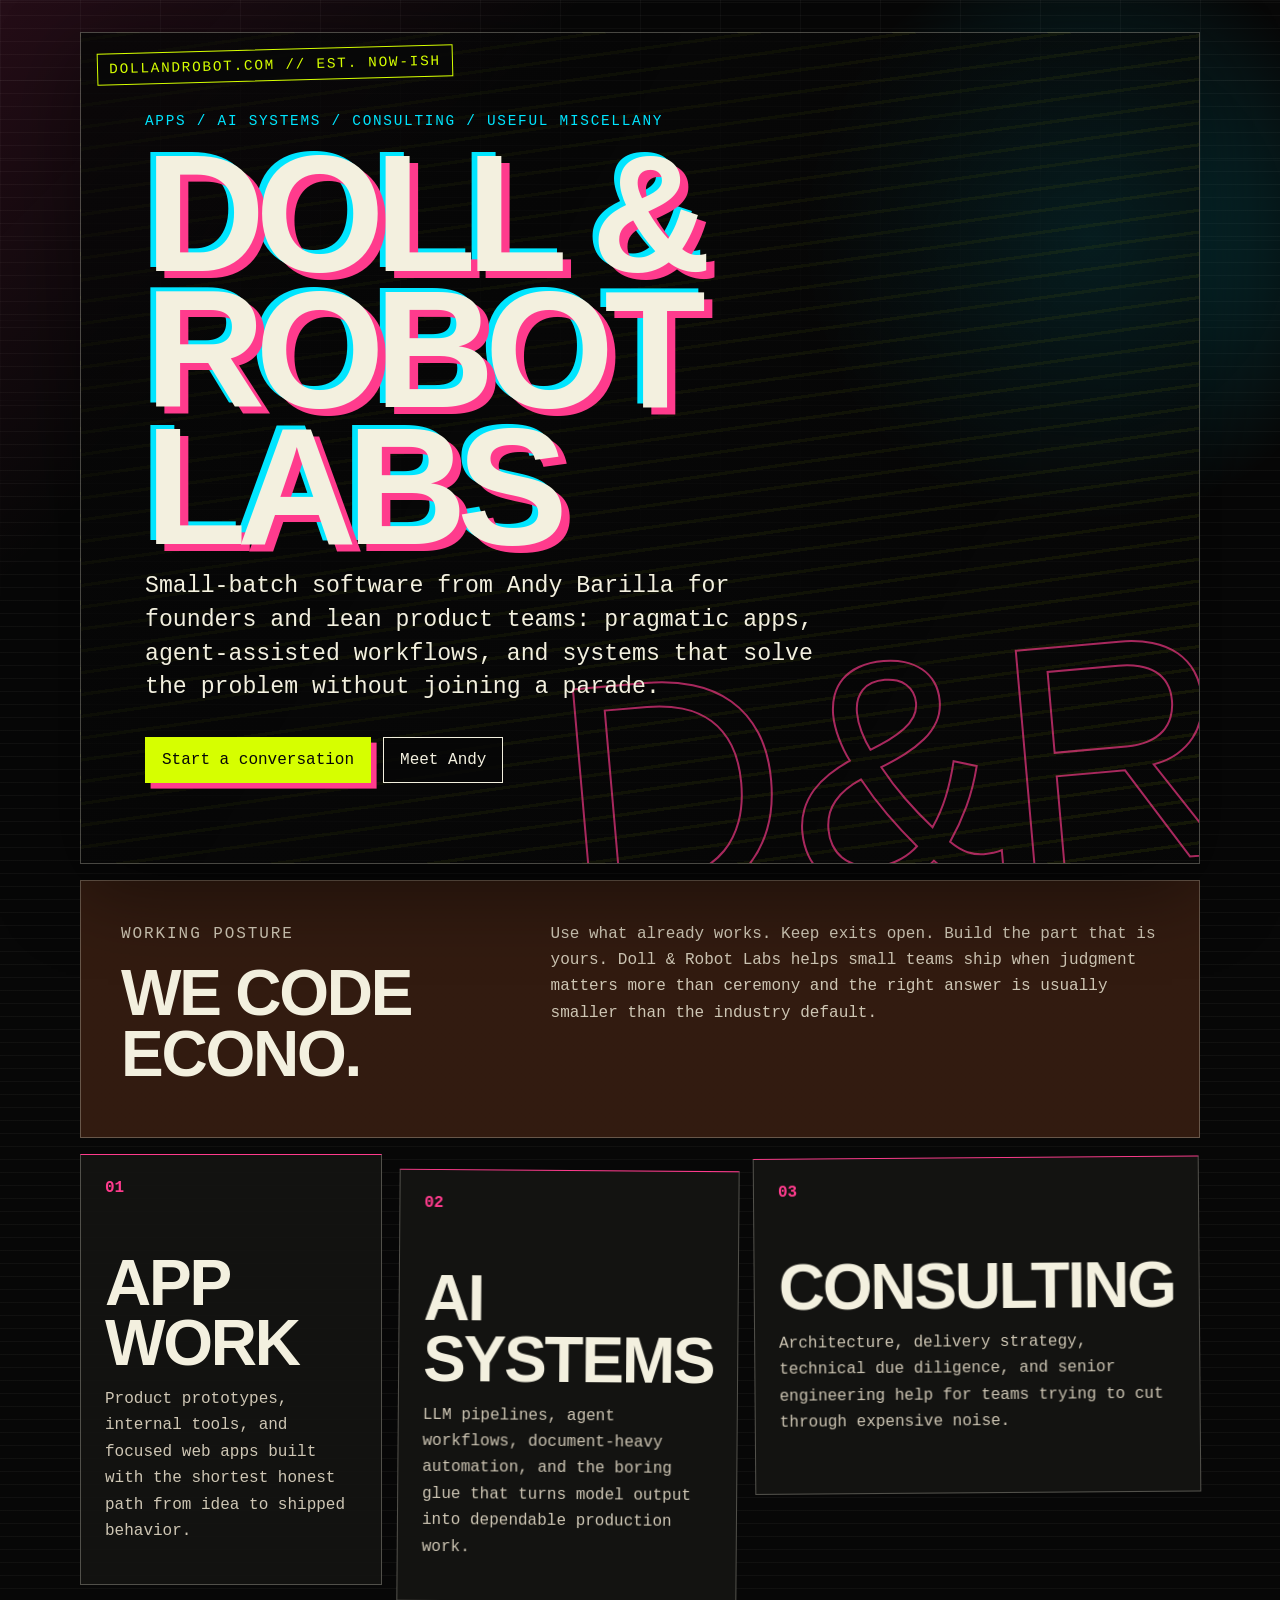
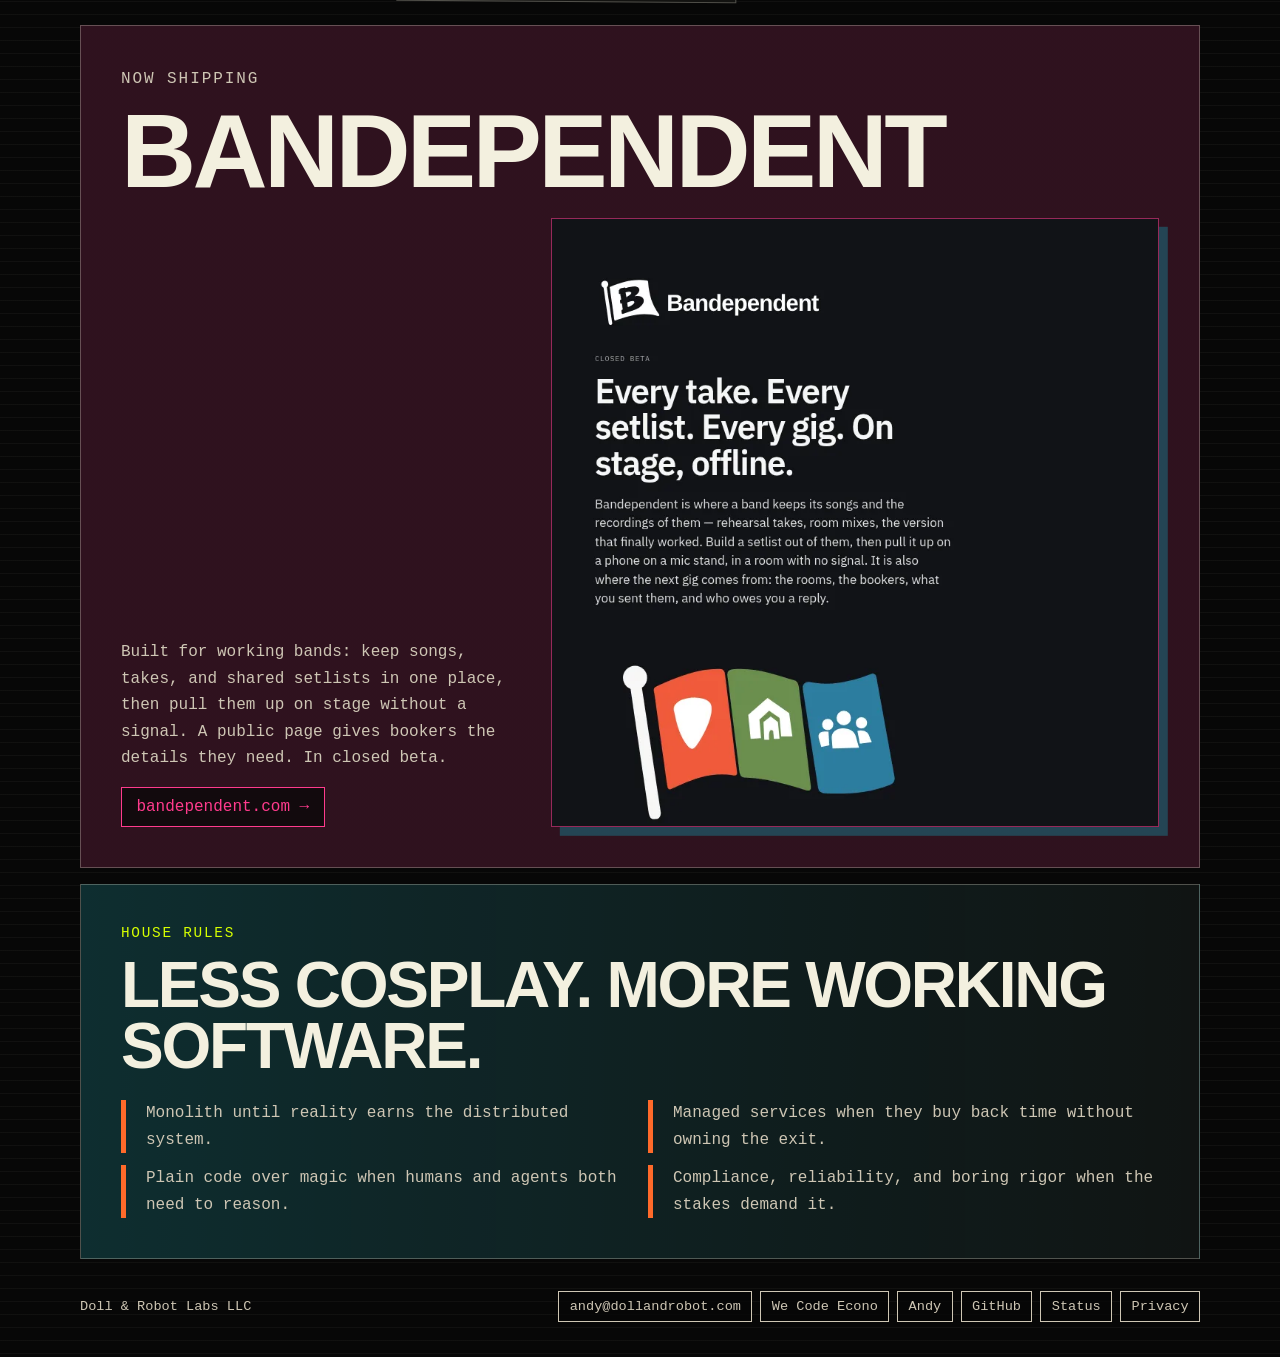
<file: index.html>
<!doctype html>
<html lang="en">
  <head>
    <meta charset="utf-8" />
    <meta name="viewport" content="width=device-width, initial-scale=1" />
    <meta
      name="description"
      content="Doll & Robot Labs LLC builds apps, AI systems, and pragmatic software for teams that need useful work over ceremony."
    />
    <title>Doll &amp; Robot Labs LLC</title>
    <link rel="stylesheet" href="styles.css" />
  </head>
  <body>
    <main class="shell">
      <header class="hero" aria-labelledby="site-title">
        <div class="stamp">dollandrobot.com // est. now-ish</div>
        <p class="kicker">Apps / AI systems / consulting / useful miscellany</p>
        <h1 id="site-title">Doll &amp; Robot Labs</h1>
        <p class="lede">
          Small-batch software from Andy Barilla for founders and lean product
          teams: pragmatic apps, agent-assisted workflows, and systems that solve
          the problem without joining a parade.
        </p>
        <div class="actions" aria-label="Primary links">
          <a href="mailto:andy@dollandrobot.com">Start a conversation</a>
          <a href="andy.html">Meet Andy</a>
        </div>
      </header>

      <section class="manifesto" aria-labelledby="manifesto-title">
        <div>
          <p class="section-label">working posture</p>
          <h2 id="manifesto-title">We code econo.</h2>
        </div>
        <p>
          Use what already works. Keep exits open. Build the part that is yours.
          Doll &amp; Robot Labs helps small teams ship when judgment matters more
          than ceremony and the right answer is usually smaller than the industry
          default.
        </p>
      </section>

      <section class="grid" aria-label="What Doll and Robot Labs does">
        <article>
          <span>01</span>
          <h2>App Work</h2>
          <p>
            Product prototypes, internal tools, and focused web apps built with
            the shortest honest path from idea to shipped behavior.
          </p>
        </article>
        <article>
          <span>02</span>
          <h2>AI Systems</h2>
          <p>
            LLM pipelines, agent workflows, document-heavy automation, and the
            boring glue that turns model output into dependable production work.
          </p>
        </article>
        <article>
          <span>03</span>
          <h2>Consulting</h2>
          <p>
            Architecture, delivery strategy, technical due diligence, and senior
            engineering help for teams trying to cut through expensive noise.
          </p>
        </article>
      </section>

      <section class="product" aria-labelledby="product-title">
        <header class="product-heading">
          <p class="section-label">now shipping</p>
          <h2 id="product-title">Bandependent</h2>
        </header>
        <div class="product-copy">
          <p>
            Built for working bands: keep songs, takes, and shared setlists in one
            place, then pull them up on stage without a signal. A public page gives
            bookers the details they need. In closed beta.
          </p>
          <a href="https://bandependent.com/">bandependent.com &rarr;</a>
        </div>
        <a
          class="product-preview"
          href="https://bandependent.com/"
          aria-label="Visit the Bandependent website"
        >
          <img
            src="assets/bandependent-preview.webp"
            alt="Bandependent product preview: Every take. Every setlist. Every gig. On stage, offline."
            width="820"
            height="820"
            loading="lazy"
          />
        </a>
      </section>

      <section class="signal" aria-labelledby="signal-title">
        <p class="section-label">house rules</p>
        <h2 id="signal-title">Less cosplay. More working software.</h2>
        <ul>
          <li>Monolith until reality earns the distributed system.</li>
          <li>Managed services when they buy back time without owning the exit.</li>
          <li>Plain code over magic when humans and agents both need to reason.</li>
          <li>Compliance, reliability, and boring rigor when the stakes demand it.</li>
        </ul>
      </section>

      <footer>
        <p>Doll &amp; Robot Labs LLC</p>
        <nav aria-label="Footer links">
          <a href="mailto:andy@dollandrobot.com">andy@dollandrobot.com</a>
          <a href="https://andybarilla.substack.com/p/we-code-econo">We Code Econo</a>
          <a href="andy.html">Andy</a>
          <a href="https://github.com/andybarilla">GitHub</a>
          <a href="https://status.dollandrobot.com/">Status</a>
          <a href="privacy.html">Privacy</a>
        </nav>
      </footer>
    </main>
  </body>
</html>
</file>
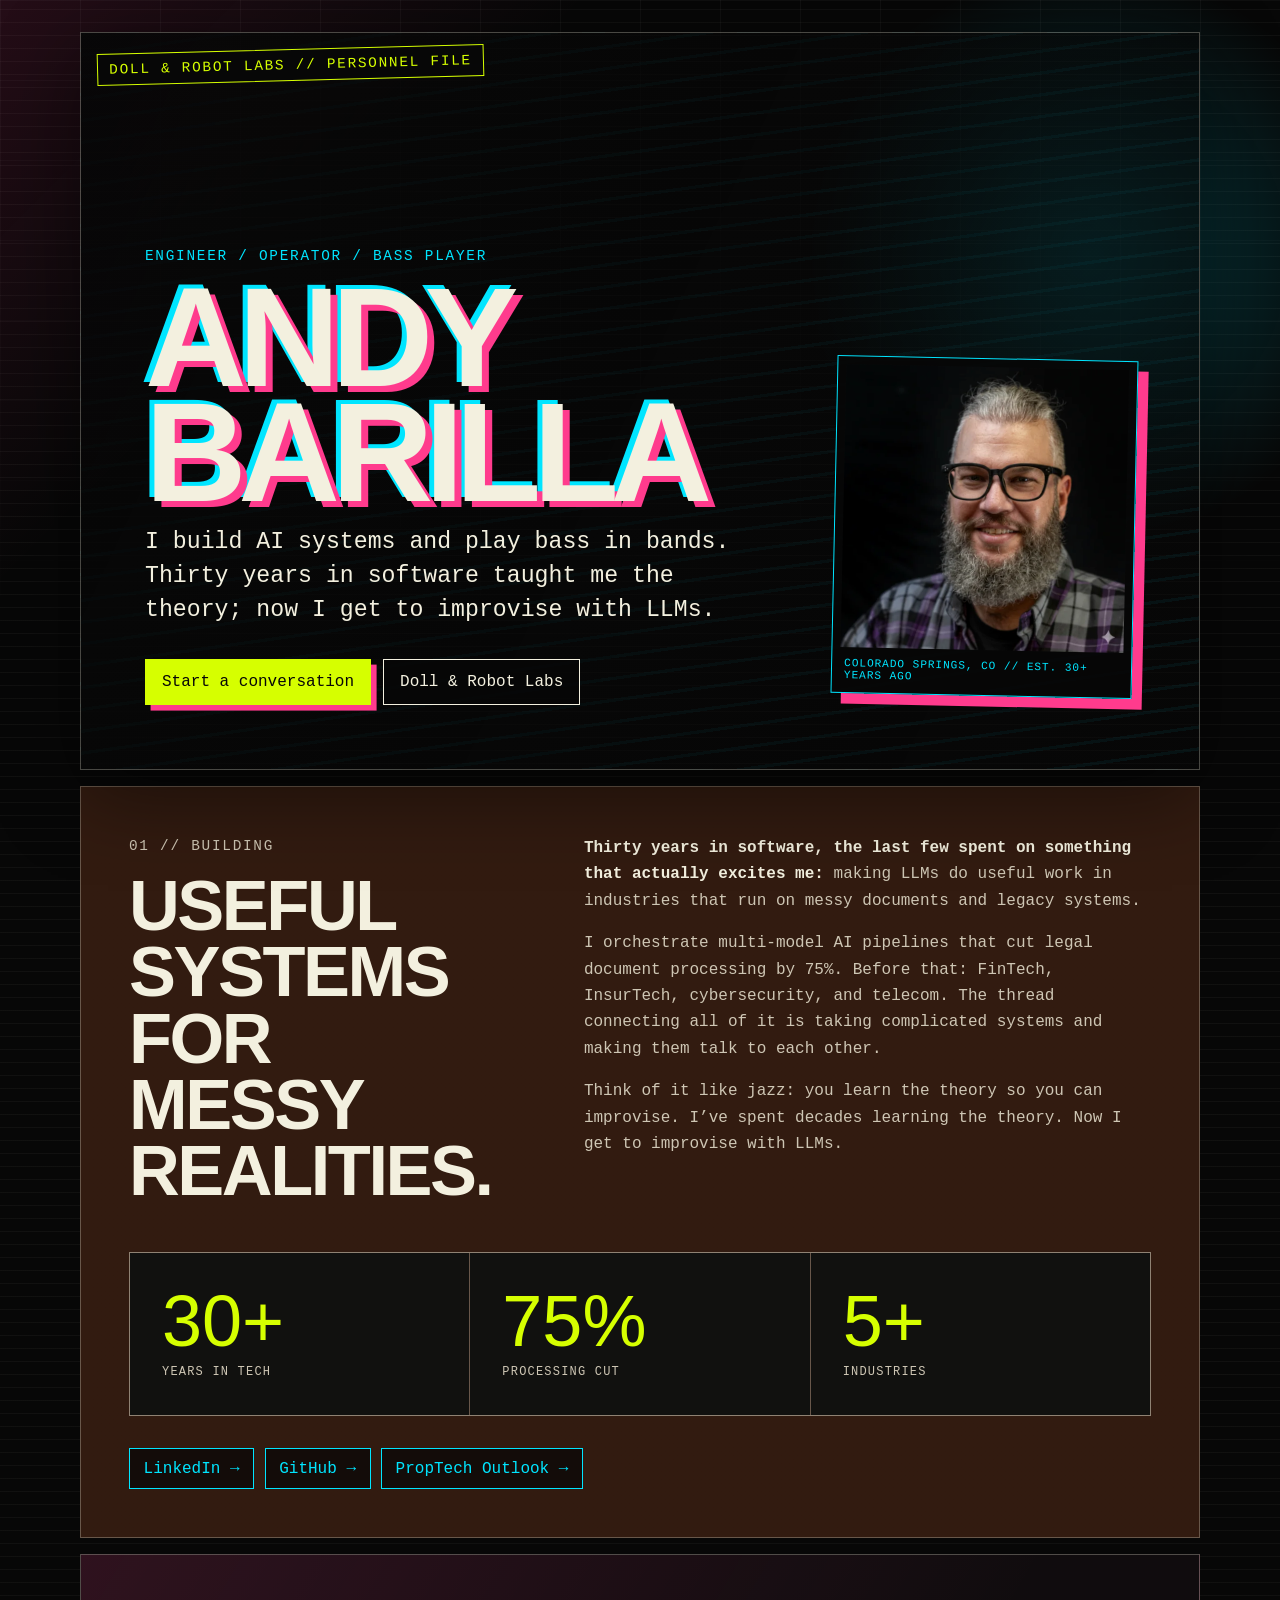
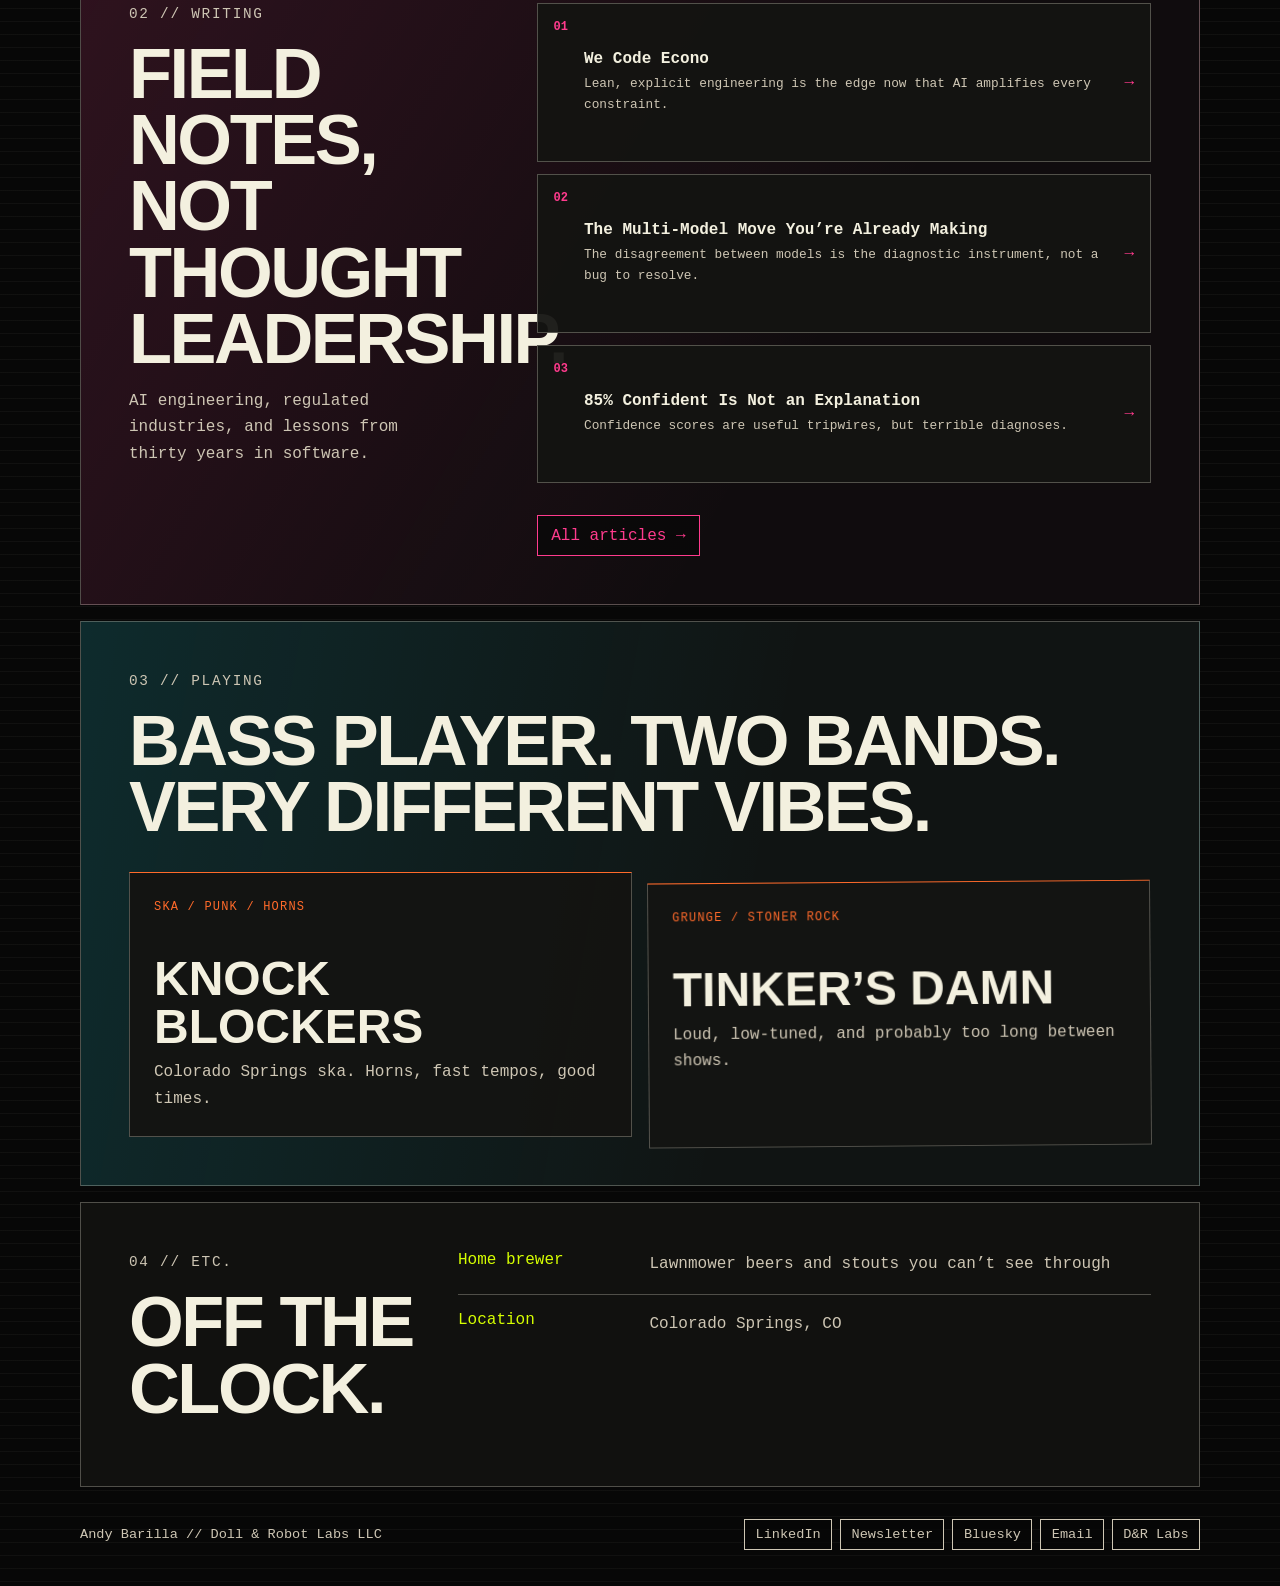
<file: andy.html>
<!doctype html>
<html lang="en">
  <head>
    <meta charset="utf-8" />
    <meta name="viewport" content="width=device-width, initial-scale=1" />
    <meta
      name="description"
      content="Andy Barilla builds practical AI systems, writes about software engineering, and runs Doll & Robot Labs."
    />
    <title>Andy Barilla // Doll &amp; Robot Labs</title>
    <link rel="stylesheet" href="styles.css" />
  </head>
  <body>
    <main class="shell profile-page">
      <header class="profile-hero" aria-labelledby="profile-title">
        <a class="stamp" href="index.html">doll &amp; robot labs // personnel file</a>
        <div class="profile-intro">
          <p class="kicker">Engineer / operator / bass player</p>
          <h1 id="profile-title">Andy Barilla</h1>
          <p class="lede">
            I build AI systems and play bass in bands. Thirty years in software
            taught me the theory; now I get to improvise with LLMs.
          </p>
          <div class="actions" aria-label="Andy Barilla links">
            <a href="mailto:andy@dollandrobot.com">Start a conversation</a>
            <a href="index.html">Doll &amp; Robot Labs</a>
          </div>
        </div>
        <figure class="profile-photo-frame">
          <img
            src="assets/andy-barilla.webp"
            alt="Andy Barilla"
            width="640"
            height="640"
          />
          <figcaption>Colorado Springs, CO // est. 30+ years ago</figcaption>
        </figure>
      </header>

      <section class="profile-building" aria-labelledby="building-title">
        <div>
          <p class="section-label">01 // building</p>
          <h2 id="building-title">Useful systems for messy realities.</h2>
        </div>
        <div class="profile-prose">
          <p>
            <strong>Thirty years in software, the last few spent on something
            that actually excites me:</strong> making LLMs do useful work in
            industries that run on messy documents and legacy systems.
          </p>
          <p>
            I orchestrate multi-model AI pipelines that cut legal document
            processing by 75%. Before that: FinTech, InsurTech, cybersecurity,
            and telecom. The thread connecting all of it is taking complicated
            systems and making them talk to each other.
          </p>
          <p>
            Think of it like jazz: you learn the theory so you can improvise.
            I&rsquo;ve spent decades learning the theory. Now I get to improvise
            with LLMs.
          </p>
        </div>
        <dl class="profile-stats" aria-label="Career highlights">
          <div>
            <dt>30+</dt>
            <dd>years in tech</dd>
          </div>
          <div>
            <dt>75%</dt>
            <dd>processing cut</dd>
          </div>
          <div>
            <dt>5+</dt>
            <dd>industries</dd>
          </div>
        </dl>
        <nav class="profile-links" aria-label="Professional profiles">
          <a href="https://www.linkedin.com/in/andybarilla/">LinkedIn &rarr;</a>
          <a href="https://github.com/andybarilla">GitHub &rarr;</a>
          <a href="https://proptechoutlook.com/talostitle-2026">PropTech Outlook &rarr;</a>
        </nav>
      </section>

      <section class="profile-writing" aria-labelledby="writing-title">
        <div class="profile-section-heading">
          <p class="section-label">02 // writing</p>
          <h2 id="writing-title">Field notes, not thought leadership.</h2>
          <p>
            AI engineering, regulated industries, and lessons from thirty years
            in software.
          </p>
        </div>
        <div class="writing-list">
          <a href="https://andybarilla.substack.com/p/we-code-econo">
            <span class="writing-number">01</span>
            <span>
              <strong>We Code Econo</strong>
              <small>Lean, explicit engineering is the edge now that AI amplifies every constraint.</small>
            </span>
            <b aria-hidden="true">&rarr;</b>
          </a>
          <a href="https://andybarilla.substack.com/p/the-multi-model-move-youre-already">
            <span class="writing-number">02</span>
            <span>
              <strong>The Multi-Model Move You&rsquo;re Already Making</strong>
              <small>The disagreement between models is the diagnostic instrument, not a bug to resolve.</small>
            </span>
            <b aria-hidden="true">&rarr;</b>
          </a>
          <a href="https://andybarilla.substack.com/p/85-confident-is-not-an-explanation">
            <span class="writing-number">03</span>
            <span>
              <strong>85% Confident Is Not an Explanation</strong>
              <small>Confidence scores are useful tripwires, but terrible diagnoses.</small>
            </span>
            <b aria-hidden="true">&rarr;</b>
          </a>
        </div>
        <a class="profile-text-link" href="https://andybarilla.substack.com/">All articles &rarr;</a>
      </section>

      <section class="profile-playing" aria-labelledby="playing-title">
        <div class="profile-section-heading">
          <p class="section-label">03 // playing</p>
          <h2 id="playing-title">Bass player. Two bands. Very different vibes.</h2>
        </div>
        <div class="band-grid">
          <div class="band-card">
            <span>ska / punk / horns</span>
            <h3>Knock Blockers</h3>
            <p>Colorado Springs ska. Horns, fast tempos, good times.</p>
          </div>
          <div class="band-card">
            <span>grunge / stoner rock</span>
            <h3>Tinker&rsquo;s Damn</h3>
            <p>Loud, low-tuned, and probably too long between shows.</p>
          </div>
        </div>
      </section>

      <section class="profile-etc" aria-labelledby="etc-title">
        <div>
          <p class="section-label">04 // etc.</p>
          <h2 id="etc-title">Off the clock.</h2>
        </div>
        <dl>
          <div>
            <dt>Home brewer</dt>
            <dd>Lawnmower beers and stouts you can&rsquo;t see through</dd>
          </div>
          <div>
            <dt>Location</dt>
            <dd>Colorado Springs, CO</dd>
          </div>
        </dl>
      </section>

      <footer>
        <p>Andy Barilla // Doll &amp; Robot Labs LLC</p>
        <nav aria-label="Footer links">
          <a href="https://www.linkedin.com/in/andybarilla/">LinkedIn</a>
          <a href="https://andybarilla.substack.com/">Newsletter</a>
          <a href="https://bsky.app/profile/andybarilla">Bluesky</a>
          <a href="mailto:andy@andybarilla.com">Email</a>
          <a href="index.html">D&amp;R Labs</a>
        </nav>
      </footer>
    </main>
  </body>
</html>
</file>
<file: styles.css>
:root {
  color-scheme: dark;
  --bg: #070707;
  --ink: #f3f0df;
  --muted: #cec6b4;
  --hot: #ff3b8d;
  --acid: #d6ff00;
  --cyan: #00e5ff;
  --rust: #ff6a2a;
  --panel: rgba(20, 20, 18, 0.94);
  --line: rgba(243, 240, 223, 0.28);
}

* {
  box-sizing: border-box;
}

html {
  min-height: 100%;
  background: var(--bg);
}

body {
  min-height: 100%;
  margin: 0;
  color: var(--ink);
  font-family: ui-monospace, "SFMono-Regular", "Roboto Mono", Consolas, monospace;
  background:
    linear-gradient(135deg, rgba(255, 59, 141, 0.12), transparent 26rem),
    radial-gradient(circle at 85% 8%, rgba(0, 229, 255, 0.24), transparent 18rem),
    repeating-linear-gradient(0deg, rgba(243, 240, 223, 0.04) 0 1px, transparent 1px 13px),
    var(--bg);
}

body::before {
  position: fixed;
  inset: 0;
  pointer-events: none;
  content: "";
  background-image:
    linear-gradient(90deg, rgba(255, 255, 255, 0.04) 1px, transparent 1px),
    linear-gradient(rgba(255, 255, 255, 0.035) 1px, transparent 1px);
  background-size: 5rem 5rem;
  mask-image: linear-gradient(to bottom, black, transparent 78%);
}

a {
  color: inherit;
  text-decoration: none;
}

.shell {
  width: min(1120px, calc(100% - 2rem));
  margin: 0 auto;
  padding: 2rem 0 1.5rem;
}

.hero {
  position: relative;
  min-height: min(86vh, 54rem);
  display: grid;
  align-content: center;
  padding: 5rem clamp(1rem, 5vw, 4rem);
  border: 1px solid var(--line);
  background:
    linear-gradient(120deg, rgba(7, 7, 7, 0.86), rgba(7, 7, 7, 0.48)),
    repeating-linear-gradient(-8deg, transparent 0 1.15rem, rgba(214, 255, 0, 0.12) 1.15rem 1.35rem);
  box-shadow: 0 1.5rem 5rem rgba(0, 0, 0, 0.48);
  overflow: hidden;
}

.hero::after {
  position: absolute;
  right: -2rem;
  bottom: -1.8rem;
  content: "D&R";
  color: transparent;
  font-family: Impact, Haettenschweiler, "Arial Narrow Bold", sans-serif;
  font-size: clamp(8rem, 26vw, 20rem);
  line-height: 0.75;
  -webkit-text-stroke: 2px rgba(255, 59, 141, 0.65);
  transform: rotate(-5deg);
}

.stamp,
.section-label,
.kicker {
  color: var(--acid);
  text-transform: uppercase;
  letter-spacing: 0.12em;
  font-size: clamp(0.72rem, 1.6vw, 0.9rem);
}

.stamp {
  position: absolute;
  top: 1rem;
  left: 1rem;
  padding: 0.45rem 0.7rem;
  border: 1px solid var(--acid);
  transform: rotate(-1.5deg);
  background: rgba(7, 7, 7, 0.86);
}

.kicker {
  margin: 0 0 1rem;
  color: var(--cyan);
}

h1,
h2,
p {
  margin-top: 0;
}

h1 {
  position: relative;
  z-index: 1;
  max-width: 11ch;
  margin-bottom: 1rem;
  font-family: Impact, Haettenschweiler, "Arial Narrow Bold", sans-serif;
  font-size: clamp(4rem, 13vw, 10.5rem);
  line-height: 0.82;
  letter-spacing: -0.06em;
  text-transform: uppercase;
  text-shadow: 0.05em 0.04em 0 var(--hot), -0.035em -0.025em 0 var(--cyan);
}

.lede {
  position: relative;
  z-index: 1;
  max-width: 43rem;
  margin-bottom: 2rem;
  color: var(--ink);
  font-size: clamp(1.05rem, 2.2vw, 1.45rem);
  line-height: 1.45;
}

.actions {
  position: relative;
  z-index: 1;
  display: flex;
  flex-wrap: wrap;
  gap: 0.75rem;
}

.actions a,
footer a {
  border: 1px solid currentColor;
  padding: 0.8rem 1rem;
  background: rgba(7, 7, 7, 0.8);
}

.actions a:first-child {
  color: #070707;
  border-color: var(--acid);
  background: var(--acid);
  box-shadow: 0.35rem 0.35rem 0 var(--hot);
}

.manifesto,
.product,
.signal,
.grid {
  margin-top: 1rem;
}

.manifesto,
.product {
  display: grid;
  grid-template-columns: minmax(12rem, 0.8fr) 1.2fr;
  gap: 1.5rem;
  padding: clamp(1.25rem, 4vw, 2.5rem);
  border: 1px solid var(--line);
  background:
    linear-gradient(rgba(255, 106, 42, 0.14), rgba(255, 106, 42, 0.14)),
    #100e0c;
}

.manifesto h2,
.product h2,
.signal h2,
.grid h2 {
  margin-bottom: 0.75rem;
  font-family: Impact, Haettenschweiler, "Arial Narrow Bold", sans-serif;
  font-size: clamp(2rem, 5vw, 4rem);
  line-height: 0.95;
  letter-spacing: -0.035em;
  text-transform: uppercase;
}

.manifesto p,
.product p,
.signal li,
.grid p {
  color: var(--muted);
  font-size: 1rem;
  line-height: 1.65;
}

.product {
  grid-template-columns: minmax(0, 0.8fr) minmax(18rem, 1.2fr);
  margin-top: 2.5rem;
  background:
    linear-gradient(rgba(255, 59, 141, 0.13), rgba(255, 59, 141, 0.13)),
    #100c0e;
}

.product-heading {
  grid-column: 1 / -1;
}

.product h2 {
  max-width: 100%;
  margin-bottom: 0;
  font-size: clamp(2rem, 9vw, 6.5rem);
  line-height: 0.82;
  overflow-wrap: normal;
  word-break: normal;
}

.product-copy {
  align-self: end;
}

.product-copy a {
  display: inline-block;
  padding: 0.6rem 0.9rem;
  border: 1px solid var(--hot);
  color: var(--hot);
  background: rgba(7, 7, 7, 0.72);
}

.product-preview {
  display: block;
  border: 1px solid rgba(255, 59, 141, 0.56);
  background: #111318;
  box-shadow: 0.55rem 0.55rem 0 rgba(0, 229, 255, 0.24);
  overflow: hidden;
}

.product-preview img {
  display: block;
  width: 100%;
  height: auto;
}

.grid {
  display: grid;
  grid-template-columns: repeat(3, 1fr);
  align-items: start;
  gap: 1rem;
}

article,
.signal {
  border: 1px solid var(--line);
  background: var(--panel);
}

article {
  min-height: 21rem;
  padding: 1.5rem;
  border-top-color: var(--hot);
}

article:nth-child(2) {
  transform: translateY(1rem) rotate(0.45deg);
}

article:nth-child(3) {
  transform: translateY(0.2rem) rotate(-0.45deg);
}

article span {
  display: inline-block;
  margin-bottom: 3.5rem;
  color: var(--hot);
  font-weight: 800;
}

.signal {
  padding: clamp(1.25rem, 4vw, 2.5rem);
  background:
    linear-gradient(90deg, rgba(0, 229, 255, 0.12), transparent),
    #101413;
}

.signal ul {
  display: grid;
  grid-template-columns: repeat(2, minmax(0, 1fr));
  gap: 0.75rem 1rem;
  padding: 0;
  margin: 1.5rem 0 0;
  list-style: none;
}

.signal li {
  padding-left: 1.25rem;
  border-left: 0.35rem solid var(--rust);
}

footer {
  display: flex;
  align-items: center;
  justify-content: space-between;
  gap: 1rem;
  padding: 2rem 0 0.5rem;
  color: var(--muted);
  font-size: 0.85rem;
}

footer p {
  margin: 0;
}

footer nav {
  display: flex;
  flex-wrap: wrap;
  gap: 0.5rem;
}

footer a {
  padding: 0.45rem 0.65rem;
}

/* Andy's personnel file */
.profile-page {
  padding-top: 2rem;
}

.profile-hero {
  position: relative;
  display: grid;
  grid-template-columns: minmax(0, 1.35fr) minmax(17rem, 0.65fr);
  align-items: end;
  gap: clamp(2rem, 5vw, 5rem);
  min-height: min(82vh, 50rem);
  padding: clamp(7rem, 12vw, 10rem) clamp(1.25rem, 5vw, 4rem) clamp(2rem, 5vw, 4rem);
  border: 1px solid var(--line);
  background:
    linear-gradient(115deg, rgba(7, 7, 7, 0.95), rgba(7, 7, 7, 0.48)),
    repeating-linear-gradient(-8deg, transparent 0 1.15rem, rgba(0, 229, 255, 0.1) 1.15rem 1.35rem);
  box-shadow: 0 1.5rem 5rem rgba(0, 0, 0, 0.48);
  overflow: hidden;
}

.profile-intro {
  position: relative;
  z-index: 1;
}

.profile-hero h1 {
  max-width: 8ch;
  font-size: clamp(4.5rem, 11vw, 9rem);
}

.profile-photo-frame {
  position: relative;
  z-index: 1;
  margin: 0 0 0.6rem;
  padding: 0.5rem;
  border: 1px solid var(--cyan);
  background: rgba(7, 7, 7, 0.9);
  box-shadow: 0.65rem 0.65rem 0 var(--hot);
  transform: rotate(1.2deg);
}

.profile-photo-frame img {
  display: block;
  width: 100%;
  height: auto;
  filter: contrast(1.04) saturate(0.92);
}

.profile-photo-frame figcaption {
  padding: 0.65rem 0.25rem 0.15rem;
  color: var(--cyan);
  font-size: 0.7rem;
  letter-spacing: 0.08em;
  text-transform: uppercase;
}

.profile-building,
.profile-writing,
.profile-playing,
.profile-etc {
  margin-top: 1rem;
  padding: clamp(1.5rem, 4vw, 3rem);
  border: 1px solid var(--line);
}

.profile-building {
  display: grid;
  grid-template-columns: minmax(14rem, 0.8fr) minmax(0, 1.2fr);
  gap: 2rem clamp(2rem, 6vw, 5rem);
  background:
    linear-gradient(rgba(255, 106, 42, 0.14), rgba(255, 106, 42, 0.14)),
    #100e0c;
}

.profile-page section h2 {
  margin-bottom: 1rem;
  font-family: Impact, Haettenschweiler, "Arial Narrow Bold", sans-serif;
  font-size: clamp(2.35rem, 5.5vw, 4.75rem);
  line-height: 0.94;
  letter-spacing: -0.035em;
  text-transform: uppercase;
}

.profile-page section p,
.profile-page section dd,
.writing-list small {
  color: var(--muted);
  line-height: 1.65;
}

.profile-page section strong {
  color: var(--ink);
}

.profile-prose p:last-child,
.band-card p:last-child {
  margin-bottom: 0;
}

.profile-stats {
  grid-column: 1 / -1;
  display: grid;
  grid-template-columns: repeat(3, 1fr);
  gap: 1px;
  margin: 0;
  border: 1px solid var(--line);
  background: var(--line);
}

.profile-stats div {
  padding: clamp(1rem, 3vw, 2rem);
  background: #11110f;
}

.profile-stats dt {
  color: var(--acid);
  font-family: Impact, Haettenschweiler, "Arial Narrow Bold", sans-serif;
  font-size: clamp(2.5rem, 6vw, 4.5rem);
  line-height: 1;
}

.profile-stats dd {
  margin: 0.4rem 0 0;
  font-size: 0.75rem;
  letter-spacing: 0.1em;
  text-transform: uppercase;
}

.profile-links {
  grid-column: 1 / -1;
  display: flex;
  flex-wrap: wrap;
  gap: 0.65rem;
}

.profile-links a,
.profile-text-link {
  display: inline-block;
  padding: 0.65rem 0.85rem;
  border: 1px solid var(--cyan);
  color: var(--cyan);
  background: rgba(7, 7, 7, 0.72);
}

.profile-writing {
  display: grid;
  grid-template-columns: minmax(14rem, 0.7fr) minmax(0, 1.3fr);
  gap: 2rem clamp(2rem, 6vw, 5rem);
  background:
    linear-gradient(120deg, rgba(255, 59, 141, 0.13), transparent 65%),
    #100c0e;
}

.profile-section-heading p:not(.section-label) {
  max-width: 34rem;
}

.writing-list {
  display: grid;
  gap: 0.75rem;
}

.writing-list a {
  display: grid;
  grid-template-columns: auto minmax(0, 1fr) auto;
  align-items: center;
  gap: 1rem;
  padding: 1rem;
  border: 1px solid var(--line);
  background: var(--panel);
}

.writing-list strong,
.writing-list small {
  display: block;
}

.writing-list strong {
  margin-bottom: 0.3rem;
}

.writing-list small {
  font-size: 0.8rem;
}

.writing-list b,
.writing-number {
  color: var(--hot);
}

.writing-number {
  align-self: start;
  font-size: 0.75rem;
  font-weight: 800;
}

.profile-writing .profile-text-link {
  grid-column: 2;
  justify-self: start;
  border-color: var(--hot);
  color: var(--hot);
}

.profile-playing {
  background:
    linear-gradient(100deg, rgba(0, 229, 255, 0.11), transparent 60%),
    #101413;
}

.band-grid {
  display: grid;
  grid-template-columns: repeat(2, minmax(0, 1fr));
  gap: 1rem;
  margin-top: 2rem;
}

.band-card {
  min-height: 13rem;
  padding: 1.5rem;
  border: 1px solid var(--line);
  border-top-color: var(--rust);
  background: var(--panel);
}

.band-card:nth-child(2) {
  transform: translateY(0.6rem) rotate(-0.45deg);
}

.band-card span {
  color: var(--rust);
  font-size: 0.75rem;
  letter-spacing: 0.1em;
  text-transform: uppercase;
}

.band-card h3 {
  margin: 2.5rem 0 0.5rem;
  font-family: Impact, Haettenschweiler, "Arial Narrow Bold", sans-serif;
  font-size: clamp(2rem, 4vw, 3rem);
  line-height: 1;
  text-transform: uppercase;
}

.profile-etc {
  display: grid;
  grid-template-columns: minmax(12rem, 0.6fr) minmax(0, 1.4fr);
  gap: 2rem;
  background: #11110f;
}

.profile-etc dl {
  margin: 0;
}

.profile-etc dl div {
  display: grid;
  grid-template-columns: minmax(7rem, 0.35fr) 1fr;
  gap: 1rem;
  padding: 1rem 0;
  border-bottom: 1px solid var(--line);
}

.profile-etc dl div:first-child {
  padding-top: 0;
}

.profile-etc dl div:last-child {
  border-bottom: 0;
}

.profile-etc dt {
  color: var(--acid);
}

.profile-etc dd {
  margin: 0;
}

@media (max-width: 760px) {
  .shell {
    width: min(100% - 1rem, 1120px);
    padding-top: 0.5rem;
  }

  .hero {
    min-height: 0;
    padding: 5.5rem 1rem 3rem;
  }

  .hero::after {
    opacity: 0.42;
  }

  .manifesto,
  .product,
  .grid,
  .signal ul,
  footer {
    grid-template-columns: 1fr;
  }

  .product h2 {
    font-size: clamp(2rem, 10vw, 4rem);
  }

  .grid {
    display: block;
  }

  article,
  article:nth-child(2),
  article:nth-child(3) {
    min-height: auto;
    margin-top: 1rem;
    transform: none;
  }

  article span {
    margin-bottom: 1.5rem;
  }

  footer {
    display: grid;
    align-items: start;
  }

  .profile-page {
    padding-top: 0.5rem;
  }

  .profile-hero,
  .profile-building,
  .profile-writing,
  .profile-etc {
    grid-template-columns: 1fr;
  }

  .profile-hero {
    min-height: 0;
    gap: 2rem;
    padding: 5.75rem 1.25rem 2rem;
  }

  .profile-hero h1 {
    font-size: clamp(3.75rem, 20vw, 6rem);
  }

  .profile-photo-frame {
    width: min(82%, 22rem);
    margin: 0 auto 0.6rem;
  }

  .profile-stats {
    grid-template-columns: 1fr;
  }

  .profile-writing .profile-text-link {
    grid-column: 1;
  }

  .writing-list a {
    grid-template-columns: auto minmax(0, 1fr);
  }

  .writing-list b {
    display: none;
  }

  .band-grid {
    grid-template-columns: 1fr;
  }

  .band-card,
  .band-card:nth-child(2) {
    min-height: 0;
    transform: none;
  }

  .profile-etc dl div {
    grid-template-columns: 1fr;
    gap: 0.35rem;
  }
}

@media (prefers-reduced-motion: no-preference) {
  .hero {
    animation: twitch 8s steps(1) infinite;
  }

  .product-preview img {
    transition: transform 180ms ease-out;
  }

  .product-preview:hover img {
    transform: scale(1.015);
  }

  @keyframes twitch {
    0%, 91%, 100% {
      filter: none;
    }

    92% {
      filter: hue-rotate(8deg) contrast(1.2);
    }

    93% {
      filter: none;
    }
  }
}
</file>
